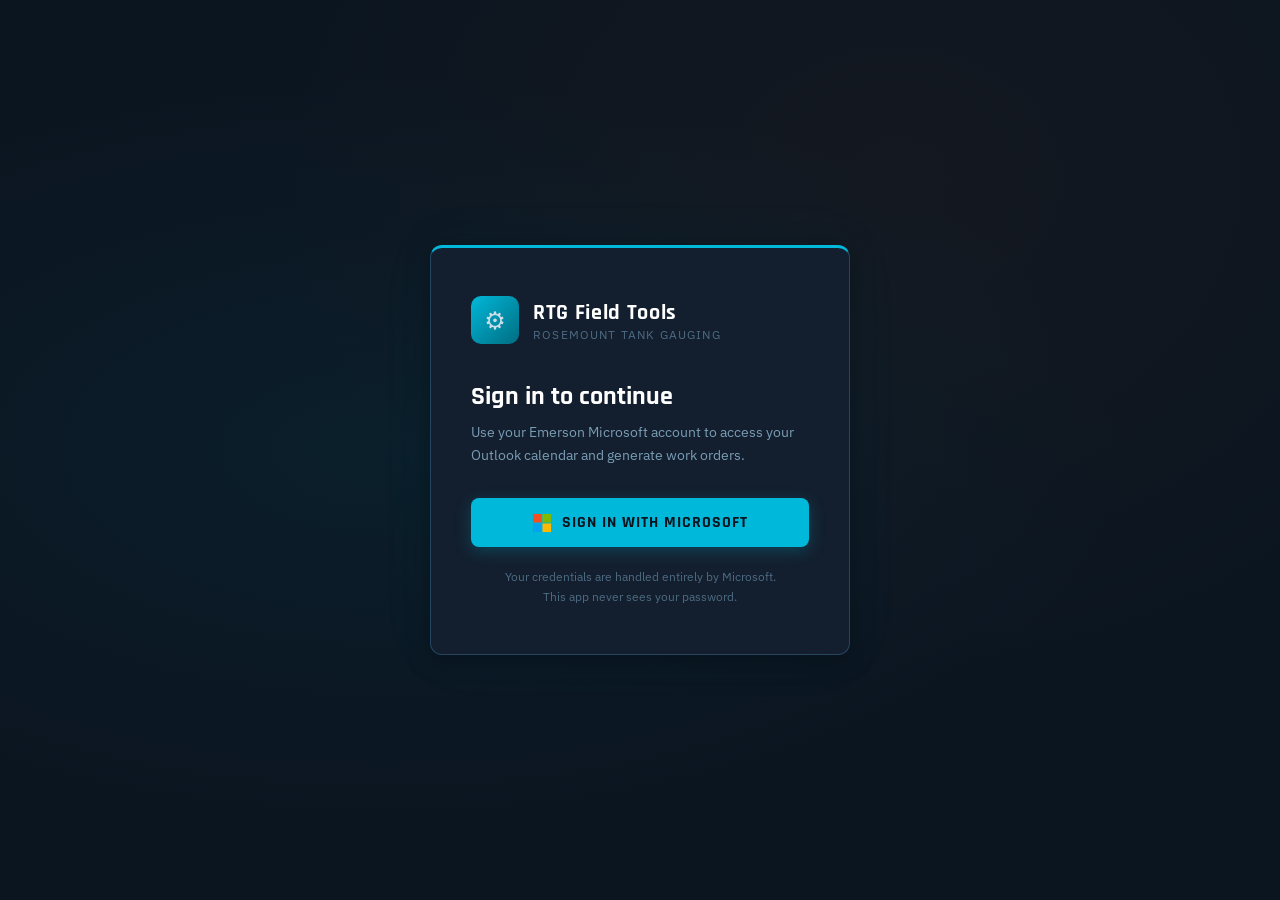
<file: index.html>
<!DOCTYPE html>
<html lang="en">
<head>
<meta charset="UTF-8">
<meta name="viewport" content="width=device-width, initial-scale=1.0">
<title>RTG Field Tools</title>

<!-- Google Fonts — edit in app.css :root to change font choices -->
<link rel="preconnect" href="https://fonts.googleapis.com">
<link href="https://fonts.googleapis.com/css2?family=Rajdhani:wght@400;500;600;700&family=IBM+Plex+Sans:wght@300;400;500;600&family=IBM+Plex+Mono:wght@400;500&display=swap" rel="stylesheet">

<!-- All styles in one file — edit css/app.css -->
<link rel="stylesheet" href="css/app.css">
</head>
<body>

<!-- ═══════════════════════════════════════════════════════════════════════════
     LOGIN SCREEN
════════════════════════════════════════════════════════════════════════════ -->
<div id="screen-login" class="screen active">
  <div class="login-card">
    <div class="login-logo">
      <div class="login-logo-mark">⚙</div>
      <div>
        <div class="login-logo-title">RTG Field Tools</div>
        <div class="login-logo-sub">Rosemount Tank Gauging</div>
      </div>
    </div>
    <div class="login-heading">Sign in to continue</div>
    <div class="login-sub">
      Use your Emerson Microsoft account to access your Outlook calendar
      and generate work orders.
    </div>
    <button class="btn-ms-login" onclick="App.login()">
      <!-- Microsoft logo SVG -->
      <svg width="20" height="20" viewBox="0 0 21 21" fill="none">
        <rect x="1"  y="1"  width="9" height="9" fill="#f25022"/>
        <rect x="11" y="1"  width="9" height="9" fill="#7fba00"/>
        <rect x="1"  y="11" width="9" height="9" fill="#00a4ef"/>
        <rect x="11" y="11" width="9" height="9" fill="#ffb900"/>
      </svg>
      Sign in with Microsoft
    </button>
    <div class="login-note">
      Your credentials are handled entirely by Microsoft.<br>
      This app never sees your password.
    </div>
  </div>
</div>


<!-- ═══════════════════════════════════════════════════════════════════════════
     HUB SCREEN
     To add a new tool: copy a .tool-card block below and add a route in app.js
════════════════════════════════════════════════════════════════════════════ -->
<div id="screen-hub" class="screen">
  <header class="app-header">
    <div class="hdr-stripe"></div>
    <div class="hdr-inner">
      <div class="hdr-left">
        <div class="hdr-title">RTG <span>Field Tools</span></div>
        <div class="hdr-user">
          <div class="hdr-user-dot"></div>
          <span id="hdr-username">Loading…</span>
        </div>
      </div>
      <div class="hdr-right">
        <button class="hdr-btn" onclick="App.openSettings()">⚙ Settings</button>
        <button class="hdr-btn" onclick="App.logout()">Sign out</button>
        <div class="brand-badge">EMERSON<br>ROSEMOUNT</div>
      </div>
    </div>
  </header>

  <div class="hub-main">
    <div class="hub-hero">
      <h1>Service <em>Operations</em><br>Hub</h1>
      <p>All field documentation tools in one place. Select a tool to get started.</p>
    </div>

    <div class="section-rule">Available Tools</div>

    <div class="tools-grid">

      <!-- Work Order Generator -->
      <div class="tool-card" onclick="App.showWO()">
        <div class="card-bar"></div>
        <div class="card-body">
          <div class="card-badge">Active</div>
          <span class="card-icon">📋</span>
          <div class="card-title">Work Order Generator</div>
          <div class="card-desc">
            Select a calendar event and auto-fill a complete service work order.
            Rich text summaries with image support, auto labor rows, exports to .docx.
          </div>
          <div class="card-tags">
            <span class="card-tag">Outlook Calendar</span>
            <span class="card-tag">Rich Text</span>
            <span class="card-tag">.docx Export</span>
          </div>
          <div class="card-cta">Open Tool →</div>
        </div>
      </div>

      <!-- RTG Calendar Invite (coming soon) -->
      <div class="tool-card disabled">
        <div class="card-bar orange"></div>
        <div class="card-body">
          <span class="card-icon">📅</span>
          <div class="card-title">RTG Calendar Invite</div>
          <div class="card-desc">
            Import a customer intake PDF and generate a properly formatted
            Outlook calendar invite matching RTG standards.
          </div>
          <div class="card-tags">
            <span class="card-tag">PDF Import</span>
            <span class="card-tag">Outlook Invite</span>
          </div>
          <div class="card-cta" style="color:var(--text-dim)">Coming Soon →</div>
        </div>
      </div>

      <!-- Expense Report (coming soon) -->
      <div class="tool-card disabled">
        <div class="card-bar teal"></div>
        <div class="card-body">
          <span class="card-icon">💰</span>
          <div class="card-title">Expense Report</div>
          <div class="card-desc">
            Generate expense reports from field data and receipts.
            Auto-categorize and export to company standard format.
          </div>
          <div class="card-tags">
            <span class="card-tag">Receipts</span>
            <span class="card-tag">Auto-categorize</span>
          </div>
          <div class="card-cta" style="color:var(--text-dim)">Coming Soon →</div>
        </div>
      </div>

      <!-- Add more tool cards here -->

    </div><!-- tools-grid -->
  </div><!-- hub-main -->
</div><!-- screen-hub -->


<!-- ═══════════════════════════════════════════════════════════════════════════
     SETTINGS MODAL
════════════════════════════════════════════════════════════════════════════ -->
<div class="modal-overlay" id="settings-modal">
  <div class="modal">
    <div class="modal-title">⚙ Settings</div>
    <div class="modal-sub">Configure app behavior and feature flags.</div>

    <div class="setting-row">
      <div>
        <div class="setting-label">Shared Calendar</div>
        <div class="setting-desc">
          Show a shared service mailbox calendar alongside your personal calendar.
          Requires <code>Calendars.Read.Shared</code> permission from IT.
        </div>
      </div>
      <label class="toggle">
        <input type="checkbox" id="tog-shared"
               onchange="App.saveSetting('sharedCal', this.checked)">
        <span class="toggle-slider"></span>
      </label>
    </div>

    <div class="setting-row">
      <div>
        <div class="setting-label">Default Technician Name</div>
        <div class="setting-desc">Pre-fills the Service Technician field on every new work order.</div>
      </div>
    </div>
    <div style="margin-bottom:16px;">
      <input type="text" class="f-input" id="set-tech" style="width:100%"
             placeholder="e.g. Seguin"
             oninput="App.saveSetting('defaultTech', this.value)">
    </div>

    <div class="setting-row">
      <div>
        <div class="setting-label">Shared Mailbox Address</div>
        <div class="setting-desc">Email address of the shared service calendar (used when Shared Calendar is on).</div>
      </div>
    </div>
    <div style="margin-bottom:8px;">
      <input type="email" class="f-input" id="set-shared-email" style="width:100%"
             placeholder="service-team@emerson.com"
             oninput="App.saveSetting('sharedEmail', this.value)">
    </div>

    <button class="modal-close" onclick="App.closeSettings()">Close</button>
  </div>
</div>


<!-- ═══════════════════════════════════════════════════════════════════════════
     WORK ORDER SCREEN
════════════════════════════════════════════════════════════════════════════ -->
<div id="screen-wo" class="screen">
  <header class="app-header">
    <div class="hdr-stripe"></div>
    <div class="hdr-inner">
      <div class="hdr-left">
        <button class="hdr-btn" onclick="App.showHub()">← Hub</button>
        <div class="hdr-title">Work Order <span>Generator</span></div>
      </div>
      <div class="hdr-right">
        <button class="hdr-btn" onclick="App.openSettings()">⚙ Settings</button>
        <div class="brand-badge">EMERSON<br>ROSEMOUNT</div>
      </div>
    </div>
  </header>

  <div class="wo-layout">

    <!-- ── Calendar panel (left) ── -->
    <div class="cal-panel">
      <div class="cal-section">
        <div class="cal-section-title">📅 Outlook Calendar</div>
        <select id="cal-select" class="cal-select"></select>
        <div class="date-grid">
          <div class="date-field">
            <span class="date-label">Start</span>
            <input type="text" id="cal-start" class="date-input" placeholder="MM-DD-YYYY">
          </div>
          <div class="date-field">
            <span class="date-label">End</span>
            <input type="text" id="cal-end" class="date-input" placeholder="MM-DD-YYYY">
          </div>
        </div>
        <div class="preset-row">
          <button class="preset-btn" onclick="Cal.preset('today')">Today</button>
          <button class="preset-btn" onclick="Cal.preset('week')">This Week</button>
          <button class="preset-btn" onclick="Cal.preset('month')">This Month</button>
        </div>
      </div>

      <div class="events-scroll" id="events-list">
        <div class="events-empty">Select a date range above to load your calendar events.</div>
      </div>

      <button class="use-btn" onclick="Cal.useSelected()">⚡ Use Selected Event</button>
    </div>

    <!-- ── Form panel (right) ── -->
    <div class="form-panel">

      <!-- Tab bar — add data-tab attribute to match App.tab() calls -->
      <div class="tab-bar">
        <button class="tab-btn active" data-tab="request" onclick="App.tab('request')">Service Request</button>
        <button class="tab-btn"        data-tab="report"  onclick="App.tab('report')">Service Report</button>
        <button class="tab-btn"        data-tab="labor"   onclick="App.tab('labor')">Labor &amp; Parts</button>
        <button class="tab-btn"        data-tab="output"  onclick="App.tab('output')">Output</button>
      </div>

      <!-- ── TAB: Service Request ── -->
      <div id="tab-request" class="tab-pane active">
        <div class="sec-head">🏢 Customer &amp; Site</div>
        <div class="form-grid">
          <div class="f-group">
            <label class="f-label">Customer Name</label>
            <input id="f-customer" class="f-input" spellcheck="true" autocomplete="organization">
          </div>
          <div class="f-group">
            <label class="f-label">Purchase Order #</label>
            <input id="f-po" class="f-input">
          </div>
          <div class="f-group">
            <label class="f-label">Service Agency</label>
            <input id="f-agency" class="f-input">
          </div>
          <div class="f-group">
            <label class="f-label">Service Technician</label>
            <input id="f-tech" class="f-input">
          </div>
          <div class="f-group">
            <label class="f-label">Service Agency Order</label>
            <input id="f-order" class="f-input" placeholder="e.g. SLORD460145">
          </div>
          <div class="f-group">
            <label class="f-label">Product Line</label>
            <input id="f-product" class="f-input">
          </div>
          <div class="f-group">
            <label class="f-label">System / Serial #</label>
            <input id="f-serial" class="f-input">
          </div>
          <div class="f-group">
            <label class="f-label">Contact Name</label>
            <input id="f-cname" class="f-input" spellcheck="true">
          </div>
          <div class="f-group">
            <label class="f-label">Contact Phone</label>
            <input id="f-cphone" class="f-input" type="tel">
          </div>
          <div class="f-group">
            <label class="f-label">Contact Email</label>
            <input id="f-cemail" class="f-input" type="email">
          </div>
          <div class="f-group span2">
            <label class="f-label">Service Address</label>
            <textarea id="f-address" class="f-textarea" rows="3" spellcheck="true"></textarea>
          </div>
          <div class="f-group span2">
            <label class="f-label">Scope of Work</label>
            <textarea id="f-scope" class="f-textarea" rows="4" spellcheck="true"></textarea>
          </div>
        </div>
      </div>

      <!-- ── TAB: Service Report ── -->
      <div id="tab-report" class="tab-pane">
        <div class="sec-head">📝 Summary</div>
        <div class="rte-wrap">
          <div class="rte-toolbar" id="rte-summary-tb"></div>
          <div class="rte-editor" id="rte-summary"
               contenteditable="true" spellcheck="true"
               data-placeholder="Enter work summary…"></div>
        </div>
        <div class="rte-hint">Paste images directly (Ctrl+V) or use 🖼 in the toolbar</div>

        <div class="sec-head" style="margin-top:24px;">
          🔄 Required Follow Up
          <small style="font-size:0.8rem;font-weight:400;color:var(--text-dim)">(If Applicable)</small>
        </div>
        <div class="rte-wrap">
          <div class="rte-toolbar" id="rte-followup-tb"></div>
          <div class="rte-editor" id="rte-followup"
               contenteditable="true" spellcheck="true"
               data-placeholder="Enter follow-up notes…"></div>
        </div>
        <div class="rte-hint">Paste images directly (Ctrl+V) or use 🖼 in the toolbar</div>
      </div>

      <!-- ── TAB: Labor & Parts ── -->
      <div id="tab-labor" class="tab-pane">
        <div class="sec-head">⏱ Labor Entry</div>
        <div class="labor-tbl-wrap" style="overflow-x:auto;">
          <table class="labor-tbl">
            <thead>
              <tr>
                <th>Date</th>
                <th>Day</th>
                <th>Std Reg</th>
                <th>Std OT</th>
                <th>Std Hol</th>
                <th>Nxt Reg</th>
                <th>Nxt OT</th>
                <th>Nxt Hol</th>
                <th>2nd Reg</th>
                <th>2nd OT</th>
                <th>2nd Hol</th>
                <th>Notes</th>
                <th></th>
              </tr>
            </thead>
            <tbody id="labor-body"></tbody>
          </table>
        </div>
        <button class="btn-ghost" onclick="Labor.addManual()" style="margin-bottom:28px;">
          + Add Day Manually
        </button>

        <div class="sec-head">🔩 Parts</div>

        <!-- Catalog picker — populated from parts_catalog.csv -->
        <div class="f-group" style="margin-bottom:12px;">
          <label class="f-label">Select from Parts Catalog</label>
          <select id="pt-catalog" class="f-select" onchange="Parts.onCatalogSelect()">
            <option value="">— Select from catalog —</option>
          </select>
        </div>

        <div class="parts-add-row">
          <div class="f-group">
            <label class="f-label">Part #</label>
            <input id="pt-num" class="f-input">
          </div>
          <div class="f-group">
            <label class="f-label">Description</label>
            <input id="pt-desc" class="f-input">
          </div>
          <div class="f-group">
            <label class="f-label">Serial(s)</label>
            <input id="pt-ser" class="f-input">
          </div>
          <div class="f-group">
            <label class="f-label">Qty</label>
            <input id="pt-qty" class="f-input" type="number" value="1" min="0">
          </div>
          <div class="f-group">
            <label class="f-label">&nbsp;</label>
            <button class="btn-generate" style="padding:8px 14px;font-size:0.82rem;"
                    onclick="Parts.add()">Add</button>
          </div>
        </div>
        <table class="labor-tbl">
          <thead>
            <tr>
              <th>Part #</th><th>Description</th><th>Serial(s)</th><th>Qty</th><th></th>
            </tr>
          </thead>
          <tbody id="parts-body"></tbody>
        </table>
      </div>

      <!-- ── TAB: Output ── -->
      <div id="tab-output" class="tab-pane">
        <div class="output-card">
          <div class="sec-head">📄 Generate Work Order</div>
          <div class="gen-row">
            <span class="gen-lbl">File name:</span>
            <input type="text" id="f-pattern" class="f-input" style="flex:1;"
                   value="{ServiceAgencyOrder}_Work Order.docx">
            <small style="color:var(--text-dim);font-size:0.73rem;white-space:nowrap;">
              {ServiceAgencyOrder} {Customer} {Date}
            </small>
          </div>
          <button class="btn-generate" id="gen-btn" onclick="App.generate()">
            <span id="gen-spin" style="display:none" class="spin"></span>
            <span id="gen-lbl">⚙ Generate &amp; Download</span>
          </button>
        </div>

        <div class="sec-head">✅ Form Summary</div>
        <div class="summary-grid" id="form-summary"></div>
      </div>

    </div><!-- form-panel -->
  </div><!-- wo-layout -->
</div><!-- screen-wo -->


<!-- Toast notification -->
<div id="toast" class="toast"></div>


<!-- ═══════════════════════════════════════════════════════════════════════════
     SCRIPTS — loaded in dependency order
     To add a new module: add it here and wire it into app.js
════════════════════════════════════════════════════════════════════════════ -->


<!-- Local ZIP library — no CDN needed -->
<script src="js/ziplib.js"></script>

<script src="js/config.js"></script>   <!-- CONFIG object — edit for your app -->
<script src="js/auth.js"></script>     <!-- Microsoft OAuth PKCE -->
<script src="js/graph.js"></script>    <!-- Microsoft Graph API calls -->
<script src="js/parsing.js"></script>  <!-- Event body → form field parser -->
<script src="js/labor.js"></script>    <!-- Labor row state + rendering -->
<script src="js/parts.js"></script>    <!-- Parts row state + rendering -->
<script src="js/rte.js"></script>      <!-- Rich text editor -->
<script src="js/docx.js"></script>     <!-- .docx file builder -->
<script src="js/app.js"></script>      <!-- Main controller — edit for new screens/tools -->

</body>
</html>
</file>
<file: css/app.css>
/* ─────────────────────────────────────────────────────────────────────────────
   app.css — All visual styling for RTG Field Tools
   Edit this file to change colors, fonts, layout, spacing, etc.
   ─────────────────────────────────────────────────────────────────────────────

   TABLE OF CONTENTS
   1.  CSS Variables (colors, fonts — change theme here)
   2.  Reset & Base
   3.  Scrollbars
   4.  Login Screen
   5.  App Header
   6.  Hub Screen
   7.  Tool Cards
   8.  Settings Modal
   9.  Work Order Screen Layout
   10. Calendar Panel (left)
   11. Event Cards
   12. Form Panel (right)
   13. Tab Bar
   14. Form Fields
   15. Rich Text Editor
   16. Labor Table
   17. Parts Entry
   18. Output Tab
   19. Toast Notifications
   20. Animations
   ──────────────────────────────────────────────────────────────────────────── */

/* ── 1. CSS Variables ──────────────────────────────────────────────────────── */
:root {
  /* Brand colors */
  --deep:       #0b1520;
  --slate:      #131f2e;
  --panel:      #1a2d40;
  --panel2:     #203448;
  --border:     #1e3347;
  --border2:    #254560;
  --cyan:       #00b8d9;
  --cyan-dim:   #006d82;
  --cyan-bg:    rgba(0,184,217,0.07);
  --cyan-glow:  rgba(0,184,217,0.12);
  --orange:     #f26522;
  --teal:       #00c49a;

  /* Text */
  --text:       #ccdde8;
  --text-dim:   #4d6b82;
  --text-mid:   #7a9db5;
  --white:      #ffffff;

  /* Status */
  --danger:     #e53e3e;
  --success:    #38a169;
  --warning:    #d97706;

  /* Form fields (white background for easy reading) */
  --field-bg:   #f7fafc;
  --field-fg:   #0b1520;
  --field-bdr:  #cbd5e0;

  /* Fonts */
  --font-ui:    'IBM Plex Sans', system-ui, sans-serif;
  --font-mono:  'IBM Plex Mono', 'Courier New', monospace;
  --font-head:  'Rajdhani', 'Segoe UI', sans-serif;

  /* Misc */
  --radius:     6px;
  --shadow:     0 4px 24px rgba(0,0,0,0.4);
}

/* ── 2. Reset & Base ───────────────────────────────────────────────────────── */
*, *::before, *::after { box-sizing: border-box; margin: 0; padding: 0; }
html { scroll-behavior: smooth; }

body {
  background: var(--deep);
  color:       var(--text);
  font-family: var(--font-ui);
  font-size:   14px;
  min-height:  100vh;
  overflow-x:  hidden;
}

/* Subtle grid texture on background */
body::before {
  content: '';
  position: fixed; inset: 0;
  background-image:
    linear-gradient(rgba(0,184,217,0.03) 1px, transparent 1px),
    linear-gradient(90deg, rgba(0,184,217,0.03) 1px, transparent 1px);
  background-size: 40px 40px;
  pointer-events: none;
  z-index: 0;
}

/* ── 3. Scrollbars ─────────────────────────────────────────────────────────── */
::-webkit-scrollbar          { width: 5px; height: 5px; }
::-webkit-scrollbar-track    { background: var(--deep); }
::-webkit-scrollbar-thumb    { background: var(--border2); border-radius: 3px; }
::-webkit-scrollbar-thumb:hover { background: var(--cyan-dim); }

/* ── 4. Screens ────────────────────────────────────────────────────────────── */
.screen { display: none; position: relative; z-index: 1; min-height: 100vh; }
.screen.active { display: flex; flex-direction: column; }

/* ── 5. Login Screen ───────────────────────────────────────────────────────── */
#screen-login {
  align-items: center;
  justify-content: center;
  background:
    radial-gradient(ellipse at 30% 50%, rgba(0,184,217,0.06) 0%, transparent 60%),
    radial-gradient(ellipse at 70% 20%, rgba(242,101,34,0.04) 0%, transparent 50%),
    var(--deep);
}

.login-card {
  width: 420px;
  background: var(--slate);
  border: 1px solid var(--border2);
  border-top: 3px solid var(--cyan);
  border-radius: 12px;
  padding: 48px 40px;
  box-shadow: var(--shadow), 0 0 60px rgba(0,184,217,0.05);
  animation: fadeUp 0.5s ease;
}

.login-logo { display: flex; align-items: center; gap: 14px; margin-bottom: 36px; }
.login-logo-mark {
  width: 48px; height: 48px;
  background: linear-gradient(135deg, var(--cyan), var(--cyan-dim));
  border-radius: 10px;
  display: flex; align-items: center; justify-content: center;
  font-size: 1.5rem; flex-shrink: 0;
}
.login-logo-title {
  font-family: var(--font-head);
  font-size: 1.4rem; font-weight: 700;
  color: var(--white); letter-spacing: 0.03em;
}
.login-logo-sub {
  font-size: 0.73rem; color: var(--text-dim);
  letter-spacing: 0.1em; text-transform: uppercase;
}
.login-heading {
  font-family: var(--font-head);
  font-size: 1.6rem; font-weight: 700; color: var(--white); margin-bottom: 8px;
}
.login-sub { font-size: 0.88rem; color: var(--text-mid); margin-bottom: 32px; line-height: 1.6; }

.btn-ms-login {
  width: 100%; padding: 14px 20px;
  background: var(--cyan); color: var(--deep);
  border: none; border-radius: 8px; cursor: pointer;
  font-family: var(--font-head); font-size: 1rem; font-weight: 700;
  letter-spacing: 0.06em; text-transform: uppercase;
  display: flex; align-items: center; justify-content: center; gap: 10px;
  transition: background 0.15s, transform 0.1s, box-shadow 0.15s;
  box-shadow: 0 4px 16px rgba(0,184,217,0.25);
}
.btn-ms-login:hover  { background: #1dcfef; box-shadow: 0 6px 24px rgba(0,184,217,0.35); }
.btn-ms-login:active { transform: scale(0.98); }

.login-note {
  margin-top: 20px; text-align: center;
  font-size: 0.75rem; color: var(--text-dim); line-height: 1.6;
}

/* ── 6. App Header ─────────────────────────────────────────────────────────── */
.app-header {
  display: flex; align-items: stretch;
  background: var(--slate); border-bottom: 2px solid var(--cyan);
  position: sticky; top: 0; z-index: 100;
  box-shadow: 0 2px 20px rgba(0,0,0,0.3);
}
.hdr-stripe { width: 5px; background: var(--cyan); flex-shrink: 0; }
.hdr-inner  {
  display: flex; align-items: center; justify-content: space-between;
  width: 100%; padding: 12px 24px;
}
.hdr-left  { display: flex; align-items: center; gap: 20px; }
.hdr-right { display: flex; align-items: center; gap: 10px; }

.hdr-title {
  font-family: var(--font-head);
  font-size: 1.25rem; font-weight: 700; color: var(--white); letter-spacing: 0.03em;
}
.hdr-title span { color: var(--cyan); }

.hdr-user {
  font-size: 0.78rem; color: var(--text-dim);
  background: var(--panel); border: 1px solid var(--border2);
  padding: 4px 12px; border-radius: 20px;
  display: flex; align-items: center; gap: 6px;
}
.hdr-user-dot { width: 6px; height: 6px; border-radius: 50%; background: var(--success); }

.hdr-btn {
  background: var(--panel); border: 1px solid var(--border2);
  color: var(--text-mid); padding: 6px 14px; border-radius: 5px;
  cursor: pointer; font-family: inherit; font-size: 0.8rem;
  transition: all 0.15s; display: flex; align-items: center; gap: 6px;
}
.hdr-btn:hover { border-color: var(--cyan); color: var(--cyan); }

.brand-badge {
  font-family: var(--font-head);
  font-size: 0.65rem; font-weight: 700;
  letter-spacing: 0.15em; color: var(--cyan); opacity: 0.6;
  text-align: right; line-height: 1.4; padding-right: 4px;
}

/* ── 7. Hub Screen ─────────────────────────────────────────────────────────── */
#screen-hub {
  background:
    radial-gradient(ellipse at 20% 30%, rgba(0,184,217,0.05) 0%, transparent 50%),
    var(--deep);
}

.hub-main {
  flex: 1; max-width: 1100px; margin: 0 auto;
  padding: 52px 32px 80px; width: 100%;
}

.hub-hero { text-align: center; margin-bottom: 56px; }
.hub-hero h1 {
  font-family: var(--font-head);
  font-size: clamp(2rem, 5vw, 3.2rem); font-weight: 700;
  color: var(--white); letter-spacing: 0.02em; line-height: 1.1; margin-bottom: 14px;
}
.hub-hero h1 em { font-style: normal; color: var(--cyan); }
.hub-hero p     { font-size: 1rem; color: var(--text-mid); max-width: 480px; margin: 0 auto; line-height: 1.7; }

.section-rule {
  display: flex; align-items: center; gap: 14px;
  font-family: var(--font-mono); font-size: 0.68rem;
  letter-spacing: 0.2em; text-transform: uppercase; color: var(--text-dim);
  margin-bottom: 28px;
}
.section-rule::after { content: ''; flex: 1; height: 1px; background: var(--border); }

/* ── 8. Tool Cards ─────────────────────────────────────────────────────────── */
.tools-grid {
  display: grid;
  grid-template-columns: repeat(auto-fill, minmax(300px, 1fr));
  gap: 20px; margin-bottom: 48px;
}

.tool-card {
  background: var(--slate); border: 1px solid var(--border);
  border-radius: 10px; overflow: hidden; cursor: pointer;
  transition: transform 0.2s ease, box-shadow 0.2s ease, border-color 0.2s ease;
  animation: fadeUp 0.4s ease both;
  display: flex; flex-direction: column;
}
.tool-card:nth-child(1) { animation-delay: 0.05s; }
.tool-card:nth-child(2) { animation-delay: 0.10s; }
.tool-card:nth-child(3) { animation-delay: 0.15s; }
.tool-card:hover {
  transform: translateY(-5px);
  box-shadow: 0 16px 48px rgba(0,0,0,0.4), 0 0 0 1px var(--cyan-dim);
  border-color: var(--cyan-dim);
}
.tool-card.disabled { opacity: 0.45; cursor: default; pointer-events: none; }

.card-bar            { height: 3px; background: var(--cyan); }
.card-bar.orange     { background: var(--orange); }
.card-bar.teal       { background: var(--teal); }
.card-body           { padding: 24px; flex: 1; }
.card-icon           { font-size: 2rem; margin-bottom: 12px; display: block; }
.card-title {
  font-family: var(--font-head);
  font-size: 1.25rem; font-weight: 700;
  color: var(--white); margin-bottom: 6px; letter-spacing: 0.02em;
}
.card-desc  { font-size: 0.85rem; color: var(--text-mid); line-height: 1.6; margin-bottom: 16px; }
.card-tags  { display: flex; gap: 6px; flex-wrap: wrap; margin-bottom: 18px; }
.card-tag {
  font-size: 0.72rem; padding: 2px 9px; border-radius: 20px;
  background: var(--panel); color: var(--text-dim);
  border: 1px solid var(--border2);
  font-family: var(--font-mono);
}
.card-cta {
  font-family: var(--font-head);
  font-size: 0.85rem; font-weight: 700;
  letter-spacing: 0.08em; text-transform: uppercase;
  color: var(--cyan); display: flex; align-items: center; gap: 6px;
  transition: gap 0.15s;
}
.tool-card:hover .card-cta { gap: 10px; }
.card-badge {
  display: inline-block; font-size: 0.65rem; font-weight: 700;
  letter-spacing: 0.1em; text-transform: uppercase;
  padding: 2px 8px; border-radius: 3px; margin-bottom: 10px;
  background: rgba(0,184,217,0.1); color: var(--cyan);
  border: 1px solid var(--cyan-dim);
  font-family: var(--font-mono);
}

/* ── 9. Settings Modal ─────────────────────────────────────────────────────── */
.modal-overlay {
  display: none; position: fixed; inset: 0; z-index: 500;
  background: rgba(0,0,0,0.7); backdrop-filter: blur(4px);
  align-items: center; justify-content: center;
}
.modal-overlay.open { display: flex; }
.modal {
  background: var(--slate); border: 1px solid var(--border2);
  border-top: 3px solid var(--cyan); border-radius: 10px;
  width: 460px; padding: 32px; box-shadow: var(--shadow);
  animation: fadeUp 0.2s ease;
}
.modal-title {
  font-family: var(--font-head);
  font-size: 1.2rem; font-weight: 700; color: var(--white); margin-bottom: 6px;
}
.modal-sub { font-size: 0.83rem; color: var(--text-mid); margin-bottom: 24px; line-height: 1.6; }

.setting-row {
  display: flex; align-items: center; justify-content: space-between;
  padding: 14px 0; border-bottom: 1px solid var(--border);
}
.setting-row:last-of-type { border-bottom: none; }
.setting-label { font-size: 0.9rem; color: var(--text); font-weight: 500; }
.setting-desc  { font-size: 0.78rem; color: var(--text-dim); margin-top: 2px; line-height: 1.4; }

/* Toggle switch */
.toggle { position: relative; width: 44px; height: 24px; flex-shrink: 0; }
.toggle input { opacity: 0; width: 0; height: 0; }
.toggle-slider {
  position: absolute; inset: 0;
  background: var(--border2); border-radius: 24px; cursor: pointer;
  transition: background 0.2s;
}
.toggle-slider::before {
  content: ''; position: absolute;
  width: 18px; height: 18px; left: 3px; top: 3px;
  background: var(--text-dim); border-radius: 50%;
  transition: transform 0.2s, background 0.2s;
}
.toggle input:checked + .toggle-slider              { background: var(--cyan-dim); }
.toggle input:checked + .toggle-slider::before      { transform: translateX(20px); background: var(--cyan); }

.modal-close {
  margin-top: 20px; width: 100%; padding: 10px;
  background: var(--panel); border: 1px solid var(--border2);
  color: var(--text); border-radius: var(--radius); cursor: pointer;
  font-family: var(--font-head); font-size: 0.9rem; font-weight: 600;
  letter-spacing: 0.05em; transition: border-color 0.15s, color 0.15s;
}
.modal-close:hover { border-color: var(--cyan); color: var(--cyan); }

/* ── 10. Work Order Screen Layout ──────────────────────────────────────────── */
.wo-layout {
  display: grid;
  grid-template-columns: 320px 1fr;
  height: calc(100vh - 58px);
  overflow: hidden;
}

/* ── 11. Calendar Panel (left) ─────────────────────────────────────────────── */
.cal-panel {
  background: var(--slate); border-right: 1px solid var(--border2);
  display: flex; flex-direction: column;
  height: calc(100vh - 58px);
  overflow: hidden;
  position: relative;
}
.cal-section      { padding: 14px 16px; border-bottom: 1px solid var(--border); }
.cal-section-title {
  font-family: var(--font-mono);
  font-size: 0.65rem; font-weight: 500;
  letter-spacing: 0.18em; text-transform: uppercase;
  color: var(--text-dim); margin-bottom: 10px;
}
.cal-select {
  width: 100%; background: var(--panel); border: 1px solid var(--border2);
  color: var(--text); padding: 7px 10px; border-radius: 5px;
  font-family: inherit; font-size: 0.83rem; margin-bottom: 10px; cursor: pointer;
}
.cal-select:focus { outline: none; border-color: var(--cyan); }

.date-grid   { display: grid; grid-template-columns: 1fr 1fr; gap: 8px; margin-bottom: 8px; }
.date-field  { display: flex; flex-direction: column; gap: 3px; }
.date-label  { font-size: 0.72rem; color: var(--text-dim); font-weight: 500; }
.date-input  {
  background: var(--panel); border: 1px solid var(--border2);
  color: var(--text); padding: 6px 8px; border-radius: 4px;
  font-family: inherit; font-size: 0.82rem; width: 100%;
}
.date-input:focus { outline: none; border-color: var(--cyan); }

.preset-row  { display: flex; gap: 5px; flex-wrap: wrap; }
.preset-btn  {
  font-size: 0.72rem; padding: 4px 9px; border-radius: 4px;
  border: 1px solid var(--border2); background: transparent;
  color: var(--text-dim); cursor: pointer; font-family: inherit;
  transition: all 0.15s;
}
.preset-btn:hover         { border-color: var(--cyan); color: var(--cyan); }

/* ── 12. Event Cards ───────────────────────────────────────────────────────── */
.events-scroll  { flex: 1; overflow-y: auto; padding: 8px; min-height: 0; }
.events-empty   { text-align: center; padding: 40px 16px; color: var(--text-dim); font-size: 0.84rem; line-height: 1.7; }
.events-loading { text-align: center; padding: 20px; color: var(--text-dim); font-size: 0.84rem; }

.event-card {
  padding: 10px 12px; border-radius: var(--radius);
  border: 1px solid var(--border); background: var(--panel);
  margin-bottom: 5px; cursor: pointer;
  transition: border-color 0.15s, background 0.15s;
}
.event-card:hover    { border-color: var(--border2); background: var(--panel2); }
.event-card.selected { border-color: var(--cyan); background: var(--cyan-bg); }

.event-subj { font-weight: 600; font-size: 0.86rem; color: var(--text); margin-bottom: 3px; white-space: nowrap; overflow: hidden; text-overflow: ellipsis; }
.event-when { font-size: 0.74rem; color: var(--text-dim); font-family: var(--font-mono); }
.event-loc  { font-size: 0.74rem; color: var(--text-dim); margin-top: 2px; white-space: nowrap; overflow: hidden; text-overflow: ellipsis; }

.use-btn {
  margin: 8px; padding: 10px; border-radius: var(--radius);
  background: var(--cyan); color: var(--deep);
  border: none; cursor: pointer; width: calc(100% - 16px);
  font-family: var(--font-head); font-size: 0.9rem; font-weight: 700;
  letter-spacing: 0.06em; text-transform: uppercase;
  transition: background 0.15s;
}
.use-btn:hover { background: #1dcfef; }

/* ── 13. Form Panel (right) ────────────────────────────────────────────────── */
.form-panel { overflow-y: auto; background: var(--deep); }

/* ── 14. Tab Bar ───────────────────────────────────────────────────────────── */
.tab-bar {
  display: flex; background: var(--slate);
  border-bottom: 1px solid var(--border2);
  padding: 0 20px; gap: 2px;
  position: sticky; top: 0; z-index: 50;
}
.tab-btn {
  font-family: var(--font-head); font-size: 0.88rem; font-weight: 600;
  letter-spacing: 0.05em; padding: 12px 18px;
  border: none; background: transparent; color: var(--text-dim);
  cursor: pointer; border-bottom: 2px solid transparent;
  transition: color 0.15s, border-color 0.15s;
  position: relative; top: 1px;
}
.tab-btn:hover        { color: var(--text); }
.tab-btn.active       { color: var(--cyan); border-bottom-color: var(--cyan); }

.tab-pane             { display: none; padding: 24px 28px; }
.tab-pane.active      { display: block; }

/* Report tab — flex column so editors fill available space */
#tab-report {
  display: none;
  flex-direction: column;
  min-height: calc(100vh - 160px);
}
#tab-report.active {
  display: flex;
  flex-direction: column;
}
/* Each RTE section grows to fill available space */
#tab-report .rte-wrap {
  display: flex;
  flex-direction: column;
  flex: 1;
}
#tab-report .rte-wrap:last-of-type {
  flex: 0 0 auto;
}

/* ── 15. Form Fields ───────────────────────────────────────────────────────── */
.form-grid { display: grid; grid-template-columns: 1fr 1fr; gap: 14px 22px; margin-bottom: 20px; }
.span2     { grid-column: span 2; }

.f-group   { display: flex; flex-direction: column; gap: 5px; }
.f-label   {
  font-size: 0.72rem; font-weight: 600; letter-spacing: 0.08em;
  text-transform: uppercase; color: var(--text-dim);
  font-family: var(--font-mono);
}
.f-input, .f-textarea, .f-select {
  background: var(--field-bg); color: var(--field-fg);
  border: 1.5px solid var(--field-bdr); border-radius: 5px;
  padding: 8px 10px; font-family: var(--font-ui); font-size: 0.9rem;
  transition: border-color 0.15s, box-shadow 0.15s;
}
.f-input:focus, .f-textarea:focus, .f-select:focus {
  outline: none; border-color: var(--cyan);
  box-shadow: 0 0 0 3px rgba(0,184,217,0.1);
}
.f-textarea { resize: vertical; min-height: 80px; }

.sec-head {
  font-family: var(--font-head);
  font-size: 0.95rem; font-weight: 700; letter-spacing: 0.05em; color: var(--cyan);
  margin-bottom: 14px; padding-bottom: 8px;
  border-bottom: 1px solid var(--border2);
}

/* ── 16. Rich Text Editor ──────────────────────────────────────────────────── */
.rte-wrap    { border: 1.5px solid var(--border2); border-radius: var(--radius); overflow: hidden; }
.rte-toolbar {
  display: flex; flex-wrap: wrap; gap: 2px; padding: 6px 8px;
  background: var(--panel); border-bottom: 1px solid var(--border2);
}
.rte-btn {
  background: transparent; border: 1px solid transparent;
  color: var(--text-mid); padding: 4px 7px; border-radius: 3px;
  cursor: pointer; font-size: 0.82rem; font-family: inherit;
  transition: all 0.12s; line-height: 1;
}
.rte-btn:hover  { background: var(--panel2); color: var(--text); border-color: var(--border2); }
.rte-btn.active { background: var(--cyan-bg); color: var(--cyan); border-color: var(--cyan-dim); }
.rte-sep    { width: 1px; background: var(--border2); margin: 2px 4px; align-self: stretch; }
.rte-select {
  background: var(--panel2); border: 1px solid var(--border2);
  color: var(--text-mid); padding: 3px 5px; border-radius: 3px;
  font-size: 0.8rem; cursor: pointer; font-family: inherit;
}
.rte-editor {
  background: var(--field-bg); color: var(--field-fg);
  padding: 12px 14px; outline: none;
  font-family: var(--font-ui); font-size: 0.92rem; line-height: 1.6;
  /* Default min-height fallback */
  min-height: 180px;
}

/* Summary — takes ~2/3 of available vertical space */
#rte-summary  { min-height: clamp(180px, 38vh, 600px); }

/* Follow-up — takes ~1/3 (half of summary) */
#rte-followup { min-height: clamp(100px, 18vh, 300px); }
.rte-editor img             { max-width: 100%; cursor: move; border: 2px solid transparent; border-radius: 3px; transition: border-color 0.15s; display: inline-block; margin: 2px; }
.rte-editor img.selected    { border-color: var(--cyan); }
.rte-hint { font-size: 0.73rem; color: var(--text-dim); margin-top: 5px; text-align: right; }

/* ── 17. Labor Table ───────────────────────────────────────────────────────── */
.labor-tbl { width: 100%; border-collapse: collapse; margin-bottom: 12px; font-size: 0.83rem; }
.labor-tbl th {
  background: var(--panel); color: var(--text-dim);
  font-size: 0.68rem; font-weight: 600; letter-spacing: 0.1em; text-transform: uppercase;
  padding: 8px; text-align: left; border-bottom: 1px solid var(--border2);
  font-family: var(--font-mono); white-space: nowrap;
}
.labor-tbl td              { padding: 4px 5px; border-bottom: 1px solid var(--border); background: var(--slate); }
.labor-tbl tr:hover td     { background: var(--panel); }
.tbl-input {
  width: 100%; background: var(--field-bg); color: var(--field-fg);
  border: 1px solid var(--field-bdr); border-radius: 3px;
  padding: 4px 6px; font-family: inherit; font-size: 0.82rem;
}
.tbl-input:focus            { outline: none; border-color: var(--cyan); }
.td-static                  { font-size: 0.83rem; color: var(--text); padding: 0 6px; white-space: nowrap; }
.td-dow                     { font-size: 0.75rem; color: var(--text-dim); font-family: var(--font-mono); font-weight: 600; }

.btn-rm {
  background: transparent; border: none; cursor: pointer;
  color: var(--text-dim); font-size: 0.9rem; padding: 3px 6px; border-radius: 3px;
  transition: all 0.12s;
}
.btn-rm:hover { color: var(--danger); background: rgba(229,62,62,0.1); }

.btn-ghost {
  font-size: 0.8rem; padding: 7px 14px; border-radius: 5px;
  border: 1px dashed var(--border2); background: transparent;
  color: var(--text-dim); cursor: pointer; font-family: inherit;
  transition: all 0.15s;
}
.btn-ghost:hover { border-color: var(--cyan); color: var(--cyan); }

/* ── 18. Parts Entry ───────────────────────────────────────────────────────── */
.parts-add-row {
  display: grid;
  grid-template-columns: 1fr 2fr 1fr 70px auto;
  gap: 8px; align-items: end; margin-bottom: 14px;
}

/* ── 19. Output Tab ────────────────────────────────────────────────────────── */
.output-card {
  background: var(--slate); border: 1px solid var(--border2);
  border-left: 3px solid var(--cyan); border-radius: var(--radius);
  padding: 22px 24px; margin-bottom: 20px;
}
.gen-row { display: flex; gap: 12px; align-items: center; margin-bottom: 14px; flex-wrap: wrap; }
.gen-lbl { font-size: 0.78rem; color: var(--text-dim); font-weight: 500; white-space: nowrap; }

.btn-generate {
  display: flex; align-items: center; gap: 10px;
  padding: 13px 32px; border-radius: var(--radius);
  background: var(--cyan); color: var(--deep);
  border: none; cursor: pointer;
  font-family: var(--font-head); font-size: 1rem; font-weight: 700;
  letter-spacing: 0.08em; text-transform: uppercase;
  transition: background 0.15s, transform 0.1s;
  box-shadow: 0 4px 16px rgba(0,184,217,0.2);
}
.btn-generate:hover    { background: #1dcfef; }
.btn-generate:active   { transform: scale(0.98); }
.btn-generate:disabled { opacity: 0.5; cursor: not-allowed; transform: none; }

.summary-grid { display: grid; grid-template-columns: 140px 1fr; gap: 6px 12px; font-size: 0.85rem; }
.sum-key      { color: var(--text-dim); font-family: var(--font-mono); font-size: 0.78rem; }
.sum-val      { color: var(--text); }

/* Spinner */
.spin {
  display: inline-block; width: 15px; height: 15px;
  border: 2px solid var(--deep); border-top-color: transparent;
  border-radius: 50%; animation: spin 0.7s linear infinite;
}

/* ── 20. Toast Notifications ───────────────────────────────────────────────── */
.toast {
  position: fixed; bottom: 24px; right: 24px; z-index: 9999;
  padding: 12px 20px; border-radius: var(--radius);
  font-size: 0.88rem; font-weight: 500;
  background: var(--success); color: var(--white);
  box-shadow: 0 4px 20px rgba(0,0,0,0.4);
  animation: slideIn 0.25s ease;
  display: none; max-width: 340px;
}
.toast.err  { background: var(--danger); }
.toast.warn { background: var(--warning); }

/* ── 21. Animations ────────────────────────────────────────────────────────── */
@keyframes fadeUp  { from { opacity:0; transform:translateY(16px); } to { opacity:1; transform:translateY(0); } }
@keyframes slideIn { from { opacity:0; transform:translateY(10px);  } to { opacity:1; transform:translateY(0); } }
@keyframes spin    { to   { transform:rotate(360deg); } }

/* ═══════════════════════════════════════════════════════════════════════════
   RESPONSIVE / MOBILE LAYOUT
   Below 768px the side-by-side layout stacks vertically.
   Below 480px further simplifications for phone screens.
════════════════════════════════════════════════════════════════════════════ */

@media (max-width: 768px) {

  /* Stack work order layout vertically */
  .wo-layout {
    grid-template-columns: 1fr;
    grid-template-rows: auto 1fr;
    height: auto;
    min-height: 100vh;
  }

  /* Calendar panel takes natural height, no fixed constraint */
  .cal-panel {
    height: auto;
    max-height: 50vh;
    border-right: none;
    border-bottom: 1px solid var(--border2);
  }

  /* Events list scrolls within its container */
  .events-scroll {
    max-height: 240px;
    overflow-y: auto;
  }

  /* Use button full width */
  .use-btn { width: 100%; margin: 6px 0 0; border-radius: 0; }

  /* Form panel takes remaining space */
  .form-panel { min-height: 60vh; }

  /* Tab bar scrolls horizontally on small screens */
  .tab-bar { overflow-x: auto; padding: 0 8px; }
  .tab-btn  { padding: 10px 12px; font-size: 0.8rem; white-space: nowrap; }

  /* Form grid goes single column */
  .form-grid { grid-template-columns: 1fr; }
  .span2     { grid-column: span 1; }

  /* Parts add row stacks */
  .parts-add-row { grid-template-columns: 1fr 1fr; }

  /* Hub cards stack */
  .tools-grid { grid-template-columns: 1fr; }

  /* Header compact */
  .hdr-inner  { padding: 10px 14px; }
  .hdr-title  { font-size: 1rem; }
  .brand-badge { display: none; }
  .hdr-user   { display: none; }

  /* Login card full width */
  .login-card { width: 100%; margin: 16px; padding: 32px 24px; }

  /* Hub hero smaller */
  .hub-hero h1 { font-size: 1.8rem; }
  .hub-main    { padding: 32px 16px 60px; }
}

/* RTE on tablet */
@media (max-width: 768px) {
  #rte-summary  { min-height: clamp(150px, 30vh, 400px); }
  #rte-followup { min-height: clamp(80px,  12vh, 180px); }
}

@media (max-width: 480px) {

  .wo-layout { grid-template-rows: auto 1fr; }

  .cal-section { padding: 10px 12px; }
  .cal-select  { margin-bottom: 8px; }

  .date-grid   { grid-template-columns: 1fr 1fr; gap: 6px; }
  .preset-row  { gap: 4px; }
  .preset-btn  { font-size: 0.68rem; padding: 3px 7px; }

  .tab-pane    { padding: 16px; }

  /* Labor table scrolls horizontally */
  .labor-tbl-wrap { overflow-x: auto; -webkit-overflow-scrolling: touch; }

  .parts-add-row { grid-template-columns: 1fr; }

  .btn-generate { width: 100%; justify-content: center; }

  .hdr-btn { padding: 5px 10px; font-size: 0.75rem; }

  /* RTE toolbar wraps */
  .rte-toolbar { gap: 1px; }
  .rte-btn     { padding: 3px 5px; font-size: 0.78rem; }
}
</file>
